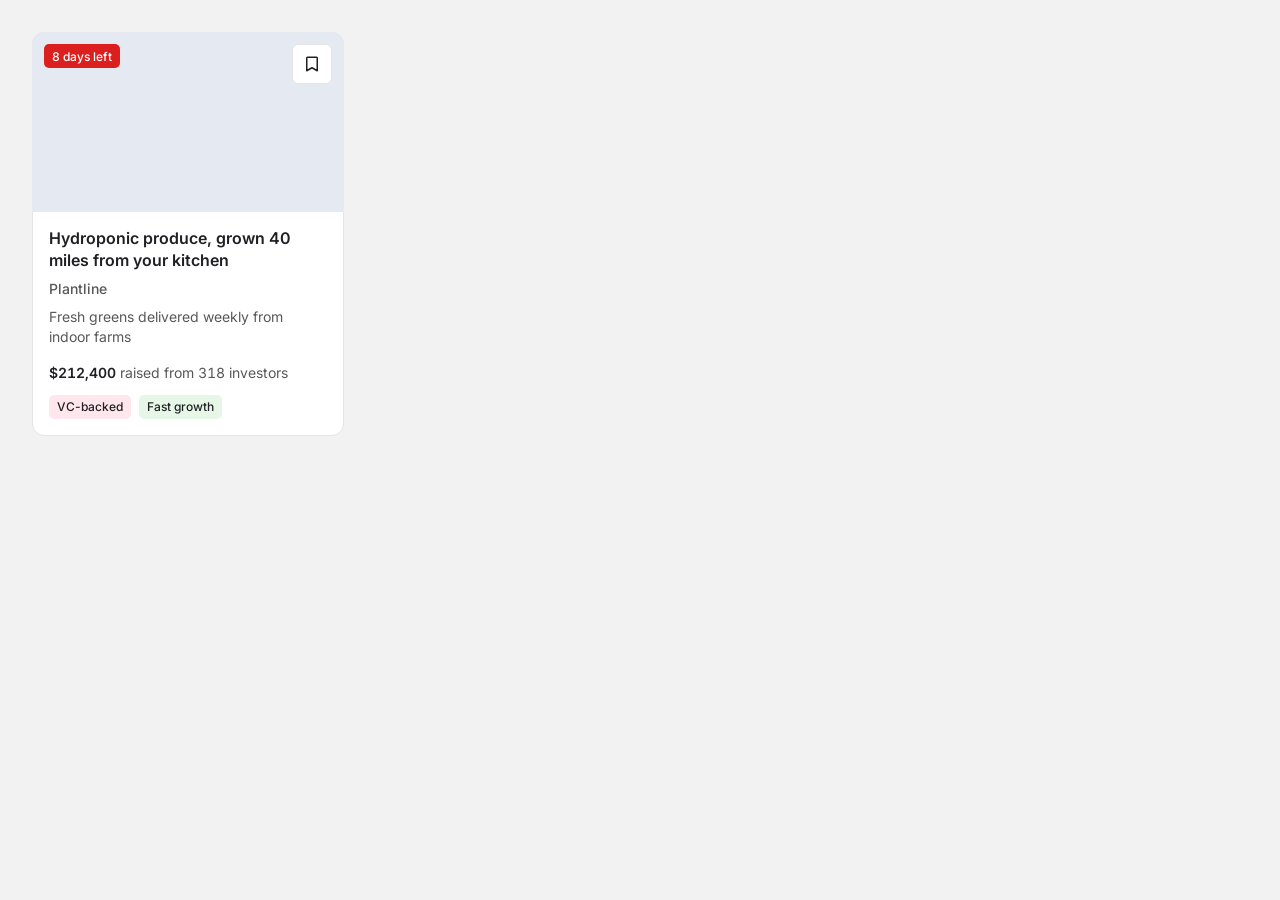
<file: results/tokens-and-guardrails/run-1.html>
<!DOCTYPE html>
<html lang="en">
<head>
<meta charset="utf-8">
<meta name="viewport" content="width=device-width, initial-scale=1">
<title>Plantline deal card</title>
<link rel="preconnect" href="https://fonts.googleapis.com">
<link rel="preconnect" href="https://fonts.gstatic.com" crossorigin>
<link href="https://fonts.googleapis.com/css2?family=Inter:wght@400;500;600&display=swap" rel="stylesheet">
<style>
/* Excerpt of Wefunder's existing tokens (names and values from the live stylesheet),
   with proposed changes marked. */
:root{
  /* Type */
  --app-font-sans: "Soehne", system-ui, sans-serif;
  --text-xs-size: 0.75rem;    /* 12px */
  --text-sm-size: 0.8125rem;  /* 13px */
  --text-base-size: 0.875rem; /* 14px */
  --text-lg-size: 1rem;       /* 16px */
  --text-xl-size: 1.125rem;   /* 18px */
  --text-2xl-size: 1.25rem;   /* 20px */
  --text-3xl-size: 1.5rem;    /* 24px */

  /* Color roles */
  --background: oklch(1 0 0);
  --foreground: oklch(0.245 0.0075 285.8);       /* base-night */
  --card: oklch(1 0 0);
  --card-foreground: oklch(0.245 0.0075 285.8);
  --border: oklch(0.920 0.0006 286.4);           /* grays-300 */
  --muted: oklch(0.960 0 0);                      /* grays-200 */
  --muted-foreground: oklch(0.461 0.0048 286.2); /* proposed: grays-900. Today it is grays-800, which is 4.32:1 on white */
  --secondary: oklch(0.960 0 0);                  /* grays-200 */
  --secondary-hover: oklch(0.920 0.0006 286.4);   /* grays-300 */
  --primary: oklch(0.539 0.2393 268.3);           /* blurple-base, the brand blue */
  --primary-hover: oklch(0.505 0.2196 268.6);     /* blurple-b0 */
  --primary-foreground: oklch(1 0 0);
  --accent-light: oklch(0.952 0.0217 277.5);      /* blurple-a7 */
  --destructive: oklch(0.571 0.2186 27.8);        /* red-base */
  --ring: oklch(0.245 0.0075 285.8);
  --success: oklch(0.526 0.1294 147.2);           /* green-base */
  --success-light: oklch(0.959 0.0267 148.8);     /* green-a7 */

  /* Light palette steps, used for tags (values written out from the palettes) */
  --pink-a7: oklch(0.949 0.0273 0.7);
  --purple-a7: oklch(0.954 0.0241 301.8);
  --blue-a7: oklch(0.952 0.0241 248.1);
  --green-a7: oklch(0.959 0.0267 148.8);

  /* Proposed: there is no radius token today */
  --radius-tag: 5px;     /* most used on tags and ribbons */
  --radius-control: 6px; /* most used on buttons */
  --radius-card: 12px;   /* most used on cards */
}

/* Component styles: tokens only, except where noted in the summary */
*,*::before,*::after{box-sizing:border-box}
body{margin:0;padding:32px;background:var(--muted);font-family:"Inter",var(--app-font-sans);font-size:var(--text-base-size);color:var(--foreground);-webkit-font-smoothing:antialiased}
#card{width:312px;background:var(--card);color:var(--card-foreground);border:1px solid var(--border);border-radius:var(--radius-card)}
.cover{position:relative;width:312px;height:180px;margin:-1px -1px 0;background:#e4e9f2;border-radius:var(--radius-card) var(--radius-card) 0 0}
.ribbon{position:absolute;top:12px;left:12px;display:inline-flex;align-items:center;height:24px;padding:0 8px;background:var(--destructive);color:var(--primary-foreground);font-size:var(--text-xs-size);font-weight:500;border-radius:var(--radius-tag);font-variant-numeric:tabular-nums}
.save{position:absolute;top:12px;right:12px;display:inline-flex;align-items:center;justify-content:center;width:40px;height:40px;padding:0;background:var(--background);color:var(--foreground);border:1px solid var(--border);border-radius:var(--radius-control);cursor:pointer}
.save:hover{background:var(--secondary-hover)}
.save:focus-visible{outline:2px solid var(--ring);outline-offset:2px}
.save:disabled{opacity:.5;cursor:not-allowed}
.save:disabled:hover{background:var(--background)}
.save svg{width:18px;height:18px;fill:none;stroke:currentColor;stroke-width:2;stroke-linecap:round;stroke-linejoin:round}
.body{padding:16px;display:flex;flex-direction:column;gap:8px}
.title{margin:0;font-size:var(--text-lg-size);font-weight:600;line-height:1.35}
.title a{color:inherit;text-decoration:none;border-radius:var(--radius-tag)}
.title a:hover{text-decoration:underline}
.title a:focus-visible{outline:2px solid var(--ring);outline-offset:2px}
.title a:active{color:var(--primary-hover)}
.company{margin:0;font-size:var(--text-base-size);font-weight:500;color:var(--muted-foreground);line-height:1.4}
.pitch{margin:0;font-size:var(--text-base-size);font-weight:400;color:var(--muted-foreground);line-height:1.45}
.raised{margin:8px 0 0;font-size:var(--text-base-size);font-weight:400;color:var(--muted-foreground);line-height:1.4;font-variant-numeric:tabular-nums}
.raised strong{font-weight:600;color:var(--foreground)}
.tags{margin:4px 0 0;padding:0;list-style:none;display:flex;gap:8px}
.tag{display:inline-flex;align-items:center;height:24px;padding:0 8px;font-size:var(--text-xs-size);font-weight:500;color:var(--foreground);border-radius:var(--radius-tag)}
.tag.funding{background:var(--pink-a7)}
.tag.traction{background:var(--green-a7)}
</style>
</head>
<body>
<article id="card">
  <div class="cover">
    <span class="ribbon">8 days left</span>
    <button class="save" type="button" aria-label="Save Plantline">
      <svg viewBox="0 0 24 24" aria-hidden="true"><path d="M6 3h12a1 1 0 0 1 1 1v17l-7-4-7 4V4a1 1 0 0 1 1-1z"/></svg>
    </button>
  </div>
  <div class="body">
    <h3 class="title"><a href="#">Hydroponic produce, grown 40 miles from your kitchen</a></h3>
    <p class="company">Plantline</p>
    <p class="pitch">Fresh greens delivered weekly from indoor farms</p>
    <p class="raised"><strong>$212,400</strong> raised from 318 investors</p>
    <ul class="tags">
      <li class="tag funding">VC-backed</li>
      <li class="tag traction">Fast growth</li>
    </ul>
  </div>
</article>
</body>
</html>
</file>
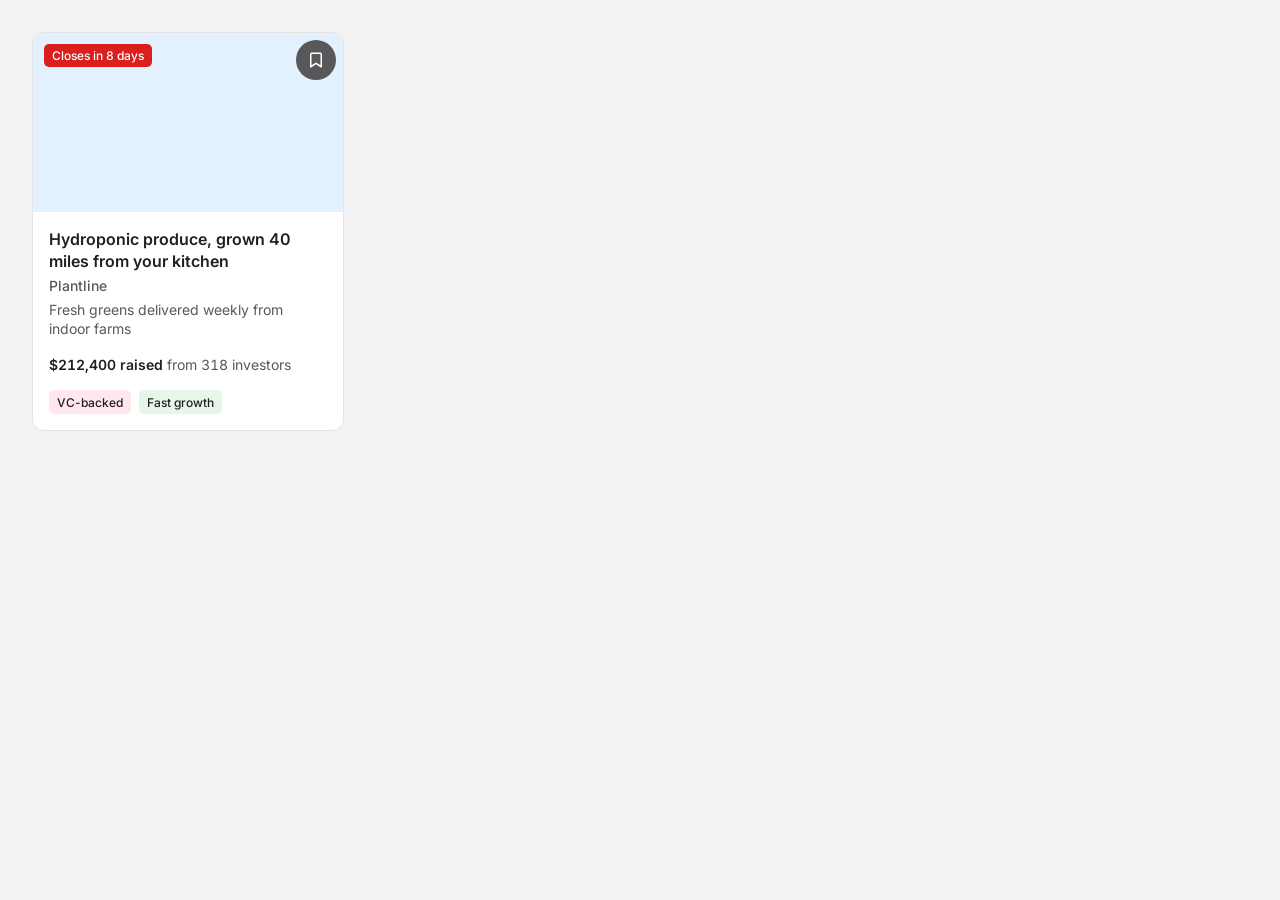
<file: results/tokens-and-guardrails/run-2.html>
<!DOCTYPE html>
<html lang="en">
<head>
<meta charset="utf-8">
<meta name="viewport" content="width=device-width, initial-scale=1">
<title>Plantline deal card</title>
<link rel="preconnect" href="https://fonts.googleapis.com">
<link rel="preconnect" href="https://fonts.gstatic.com" crossorigin>
<link href="https://fonts.googleapis.com/css2?family=Inter:wght@400;500;600&display=swap" rel="stylesheet">
<style>
/* Excerpt of Wefunder's existing tokens (names and values from the live stylesheet),
   with proposed changes marked. */
:root{
  /* Type */
  --app-font-sans: "Soehne", system-ui, sans-serif;
  --text-xs-size: 0.75rem;    /* 12px */
  --text-sm-size: 0.8125rem;  /* 13px */
  --text-base-size: 0.875rem; /* 14px */
  --text-lg-size: 1rem;       /* 16px */
  --text-xl-size: 1.125rem;   /* 18px */
  --text-2xl-size: 1.25rem;   /* 20px */
  --text-3xl-size: 1.5rem;    /* 24px */

  /* Color roles */
  --background: oklch(1 0 0);
  --foreground: oklch(0.245 0.0075 285.8);       /* base-night */
  --card: oklch(1 0 0);
  --card-foreground: oklch(0.245 0.0075 285.8);
  --border: oklch(0.920 0.0006 286.4);           /* grays-300 */
  --muted: oklch(0.960 0 0);                      /* grays-200 */
  --muted-foreground: oklch(0.461 0.0048 286.2); /* proposed: grays-900. Today it is grays-800, which is 4.32:1 on white */
  --secondary: oklch(0.960 0 0);                  /* grays-200 */
  --secondary-hover: oklch(0.920 0.0006 286.4);   /* grays-300 */
  --primary: oklch(0.539 0.2393 268.3);           /* blurple-base, the brand blue */
  --primary-hover: oklch(0.505 0.2196 268.6);     /* blurple-b0 */
  --primary-foreground: oklch(1 0 0);
  --accent-light: oklch(0.952 0.0217 277.5);      /* blurple-a7 */
  --destructive: oklch(0.571 0.2186 27.8);        /* red-base */
  --ring: oklch(0.245 0.0075 285.8);
  --success: oklch(0.526 0.1294 147.2);           /* green-base */
  --success-light: oklch(0.959 0.0267 148.8);     /* green-a7 */

  /* Light palette steps, used for tags (values written out from the palettes) */
  --pink-a7: oklch(0.949 0.0273 0.7);
  --purple-a7: oklch(0.954 0.0241 301.8);
  --blue-a7: oklch(0.952 0.0241 248.1);
  --green-a7: oklch(0.959 0.0267 148.8);

  /* Proposed: there is no radius token today */
  --radius-tag: 5px;     /* most used on tags and ribbons */
  --radius-control: 6px; /* most used on buttons */
  --radius-card: 12px;   /* most used on cards */
}


/* Inter stands in for Soehne */
body{
  margin:0;
  padding:2rem;
  background:var(--muted);
  font-family:"Inter", var(--app-font-sans);
  font-size:var(--text-base-size);
  color:var(--foreground);
  -webkit-font-smoothing:antialiased;
}

#card{
  position:relative;
  width:312px;
  box-sizing:border-box;
  background:var(--card);
  color:var(--card-foreground);
  border:1px solid var(--border);
  border-radius:var(--radius-card);
  overflow:hidden;
}

.cover{
  position:relative;
  width:312px;
  height:180px;
  margin:-1px -1px 0;
  background:var(--blue-a7); /* stands in for #e4e9f2, see open questions */
}

.ribbon{
  position:absolute;
  top:0.75rem;
  left:0.75rem;
  padding:0.25rem 0.5rem;
  background:var(--destructive);
  color:var(--primary-foreground);
  font-size:var(--text-xs-size);
  font-weight:500;
  line-height:1.25;
  border-radius:var(--radius-tag);
  font-variant-numeric:tabular-nums;
}

.save{
  position:absolute;
  top:0.5rem;
  right:0.5rem;
  display:flex;
  align-items:center;
  justify-content:center;
  width:40px;
  height:40px;
  padding:0;
  border:0;
  border-radius:50%;
  background:var(--muted-foreground);
  color:var(--primary-foreground);
  cursor:pointer;
}
.save:hover{ background:var(--foreground); }
.save:focus-visible{ outline:2px solid var(--ring); outline-offset:2px; }
.save:disabled{ opacity:0.4; cursor:not-allowed; background:var(--muted-foreground); }
.save svg{ width:18px; height:18px; display:block; }

.body{
  padding:1rem;
  display:flex;
  flex-direction:column;
  gap:0.25rem;
}

.title{
  margin:0;
  font-size:var(--text-lg-size);
  font-weight:600;
  line-height:1.375;
  color:var(--foreground);
}
.title a{
  color:inherit;
  text-decoration:none;
  border-radius:var(--radius-tag);
}
.title a:hover{ text-decoration:underline; }
.title a:focus-visible{ outline:2px solid var(--ring); outline-offset:2px; }
.title a[aria-disabled="true"]{ color:var(--muted-foreground); pointer-events:none; text-decoration:none; }

.company{
  margin:0;
  font-size:var(--text-base-size);
  font-weight:500;
  line-height:1.4;
  color:var(--muted-foreground);
}
.pitch{
  margin:0;
  font-size:var(--text-base-size);
  font-weight:400;
  line-height:1.4;
  color:var(--muted-foreground);
}

.raised{
  margin:0.75rem 0 0;
  font-size:var(--text-base-size);
  line-height:1.4;
  font-variant-numeric:tabular-nums;
  color:var(--muted-foreground);
  font-weight:400;
}
.raised strong{ font-weight:600; color:var(--foreground); }

.tags{
  display:flex;
  gap:0.5rem;
  margin:0.75rem 0 0;
  padding:0;
  list-style:none;
}
.tag{
  display:inline-flex;
  align-items:center;
  height:1.5rem;
  padding:0 0.5rem;
  box-sizing:border-box;
  font-size:var(--text-xs-size);
  font-weight:500;
  color:var(--foreground);
  border-radius:var(--radius-tag);
}
.tag--funding{ background:var(--pink-a7); }
.tag--traction{ background:var(--green-a7); }
</style>
</head>
<body>
<article id="card" aria-labelledby="plantline-title">
  <div class="cover" role="img" aria-label="Cover image placeholder">
    <span class="ribbon">Closes in 8 days</span>
    <button class="save" type="button" aria-label="Save Plantline">
      <svg viewBox="0 0 24 24" fill="none" stroke="currentColor" stroke-width="2" stroke-linecap="round" stroke-linejoin="round" aria-hidden="true"><path d="M6 3h12a1 1 0 0 1 1 1v17l-7-4.5L5 21V4a1 1 0 0 1 1-1z"/></svg>
    </button>
  </div>
  <div class="body">
    <h3 class="title" id="plantline-title"><a href="#">Hydroponic produce, grown 40 miles from your kitchen</a></h3>
    <p class="company">Plantline</p>
    <p class="pitch">Fresh greens delivered weekly from indoor farms</p>
    <p class="raised"><strong>$212,400 raised</strong> from 318 investors</p>
    <ul class="tags">
      <li class="tag tag--funding">VC-backed</li>
      <li class="tag tag--traction">Fast growth</li>
    </ul>
  </div>
</article>
</body>
</html>
</file>
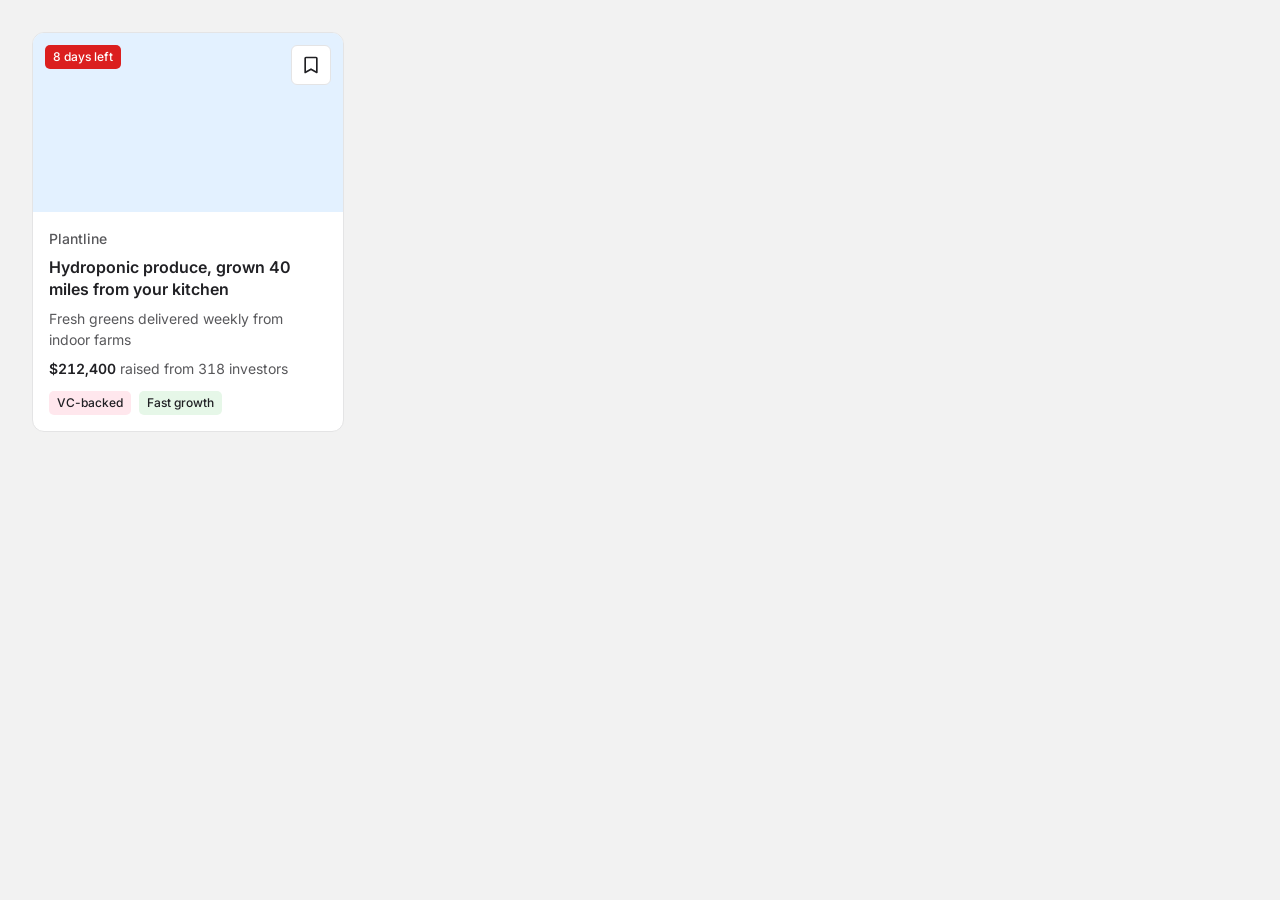
<file: results/tokens-and-guardrails/run-3.html>
<!DOCTYPE html>
<html lang="en">
<head>
<meta charset="utf-8">
<meta name="viewport" content="width=device-width, initial-scale=1">
<title>Plantline deal card</title>
<link rel="preconnect" href="https://fonts.googleapis.com">
<link rel="preconnect" href="https://fonts.gstatic.com" crossorigin>
<link href="https://fonts.googleapis.com/css2?family=Inter:wght@400;500;600&display=swap" rel="stylesheet">
<style>
/* Excerpt of Wefunder's existing tokens (names and values from the live stylesheet),
   with proposed changes marked. */
:root{
  /* Type */
  --app-font-sans: "Soehne", system-ui, sans-serif;
  --text-xs-size: 0.75rem;    /* 12px */
  --text-sm-size: 0.8125rem;  /* 13px */
  --text-base-size: 0.875rem; /* 14px */
  --text-lg-size: 1rem;       /* 16px */
  --text-xl-size: 1.125rem;   /* 18px */
  --text-2xl-size: 1.25rem;   /* 20px */
  --text-3xl-size: 1.5rem;    /* 24px */

  /* Color roles */
  --background: oklch(1 0 0);
  --foreground: oklch(0.245 0.0075 285.8);       /* base-night */
  --card: oklch(1 0 0);
  --card-foreground: oklch(0.245 0.0075 285.8);
  --border: oklch(0.920 0.0006 286.4);           /* grays-300 */
  --muted: oklch(0.960 0 0);                      /* grays-200 */
  --muted-foreground: oklch(0.461 0.0048 286.2); /* proposed: grays-900. Today it is grays-800, which is 4.32:1 on white */
  --secondary: oklch(0.960 0 0);                  /* grays-200 */
  --secondary-hover: oklch(0.920 0.0006 286.4);   /* grays-300 */
  --primary: oklch(0.539 0.2393 268.3);           /* blurple-base, the brand blue */
  --primary-hover: oklch(0.505 0.2196 268.6);     /* blurple-b0 */
  --primary-foreground: oklch(1 0 0);
  --accent-light: oklch(0.952 0.0217 277.5);      /* blurple-a7 */
  --destructive: oklch(0.571 0.2186 27.8);        /* red-base */
  --ring: oklch(0.245 0.0075 285.8);
  --success: oklch(0.526 0.1294 147.2);           /* green-base */
  --success-light: oklch(0.959 0.0267 148.8);     /* green-a7 */

  /* Light palette steps, used for tags (values written out from the palettes) */
  --pink-a7: oklch(0.949 0.0273 0.7);
  --purple-a7: oklch(0.954 0.0241 301.8);
  --blue-a7: oklch(0.952 0.0241 248.1);
  --green-a7: oklch(0.959 0.0267 148.8);

  /* Proposed: there is no radius token today */
  --radius-tag: 5px;     /* most used on tags and ribbons */
  --radius-control: 6px; /* most used on buttons */
  --radius-card: 12px;   /* most used on cards */
}

/* Component styles: tokens only for color, type size and radius */
*,*::before,*::after{box-sizing:border-box}
body{margin:0;padding:32px;background:var(--muted);color:var(--foreground);font-family:"Inter",var(--app-font-sans);font-size:var(--text-base-size);line-height:1.5}

#card{position:relative;width:312px;background:var(--card);color:var(--card-foreground);border:1px solid var(--border);border-radius:var(--radius-card);overflow:hidden}

.cover{width:312px;height:180px;margin:-1px -1px 0;background:var(--blue-a7)}

.ribbon{position:absolute;top:12px;left:12px;display:inline-flex;align-items:center;height:24px;padding:0 8px;background:var(--destructive);color:var(--primary-foreground);font-size:var(--text-xs-size);font-weight:500;border-radius:var(--radius-tag)}

.bookmark{position:absolute;top:12px;right:12px;display:inline-flex;align-items:center;justify-content:center;width:40px;height:40px;padding:0;background:var(--background);color:var(--foreground);border:1px solid var(--border);border-radius:var(--radius-control);cursor:pointer;font:inherit}
.bookmark:hover{background:var(--secondary-hover)}
.bookmark:focus-visible{outline:2px solid var(--ring);outline-offset:2px}
.bookmark:disabled{opacity:.5;cursor:not-allowed}
.bookmark:disabled:hover{background:var(--background)}
.bookmark svg{width:20px;height:20px;fill:none;stroke:currentColor;stroke-width:2;stroke-linecap:round;stroke-linejoin:round}
.bookmark[aria-pressed="true"] svg{fill:currentColor}

.body{padding:16px;display:flex;flex-direction:column;gap:8px}
.company{margin:0;font-size:var(--text-base-size);font-weight:500;color:var(--muted-foreground)}
.title{margin:0;font-size:var(--text-lg-size);font-weight:600;line-height:1.35;color:var(--card-foreground)}
.title a{color:inherit;text-decoration:none;border-radius:var(--radius-tag)}
.title a:hover{text-decoration:underline}
.title a:focus-visible{outline:2px solid var(--ring);outline-offset:2px}
.title a[aria-disabled="true"]{opacity:.5;pointer-events:none;cursor:not-allowed}
.pitch{margin:0;font-size:var(--text-base-size);font-weight:400;color:var(--muted-foreground)}
.raised{margin:0;font-size:var(--text-base-size);font-weight:400;color:var(--muted-foreground);font-variant-numeric:tabular-nums}
.raised strong{font-weight:600;color:var(--foreground)}
.tags{margin:4px 0 0;padding:0;list-style:none;display:flex;gap:8px}
.tag{display:inline-flex;align-items:center;height:24px;padding:0 8px;color:var(--foreground);font-size:var(--text-xs-size);font-weight:500;border-radius:var(--radius-tag)}
.tag--funding{background:var(--pink-a7)}
.tag--traction{background:var(--green-a7)}
</style>
</head>
<body>
<article id="card" aria-labelledby="plantline-title">
  <div class="cover" role="img" aria-label="Cover image placeholder"></div>
  <span class="ribbon">8 days left</span>
  <button class="bookmark" type="button" aria-label="Save Plantline" aria-pressed="false" onclick="this.setAttribute('aria-pressed', this.getAttribute('aria-pressed') !== 'true')">
    <svg viewBox="0 0 24 24" aria-hidden="true"><path d="M6 3h12a1 1 0 0 1 1 1v17l-7-4-7 4V4a1 1 0 0 1 1-1z"/></svg>
  </button>
  <div class="body">
    <p class="company">Plantline</p>
    <h2 class="title" id="plantline-title"><a href="#plantline">Hydroponic produce, grown 40 miles from your kitchen</a></h2>
    <p class="pitch">Fresh greens delivered weekly from indoor farms</p>
    <p class="raised"><strong>$212,400</strong> raised from 318 investors</p>
    <ul class="tags">
      <li class="tag tag--funding">VC-backed</li>
      <li class="tag tag--traction">Fast growth</li>
    </ul>
  </div>
</article>
</body>
</html>
</file>
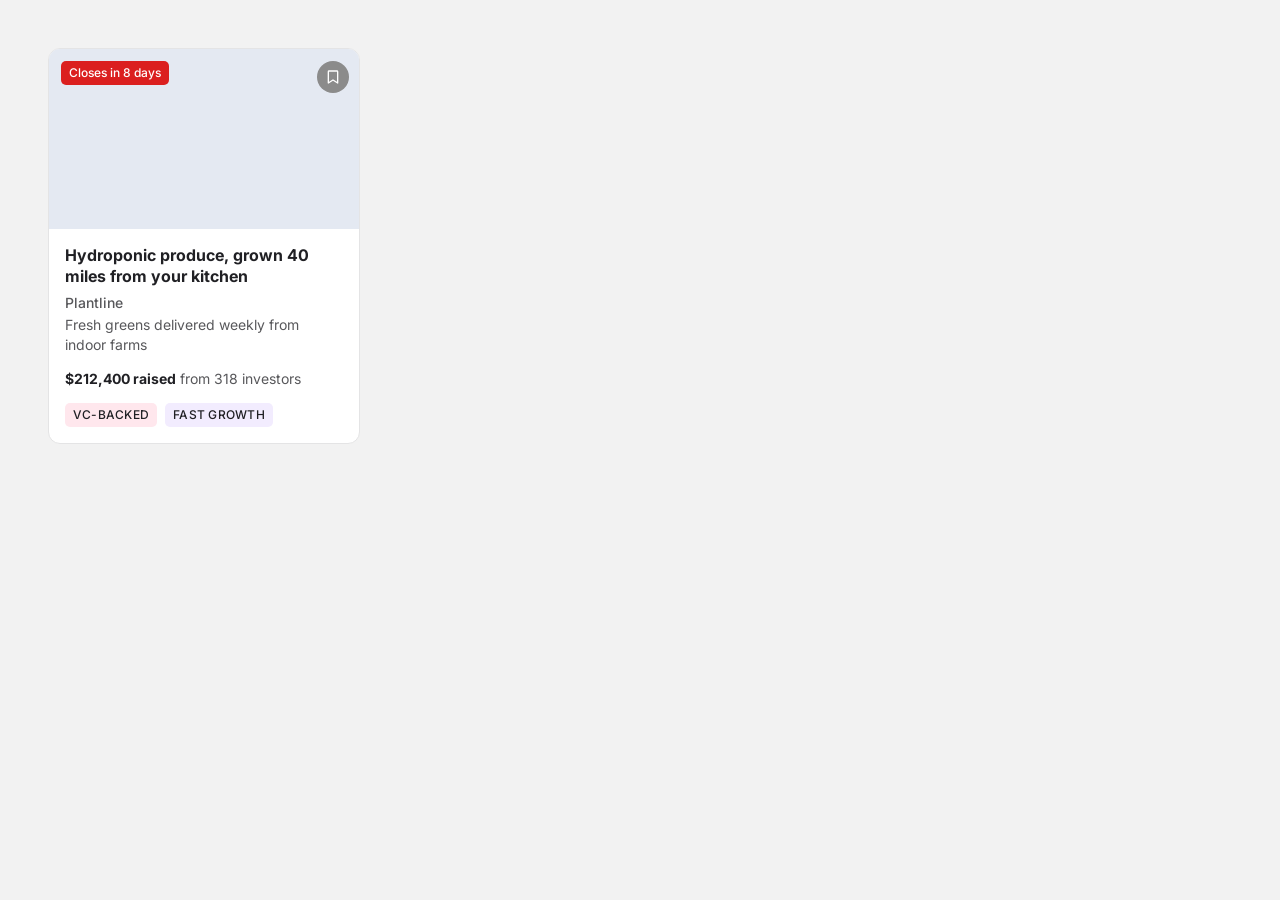
<file: results/tokens-only/run-1.html>
<!DOCTYPE html>
<html lang="en">
<head>
<meta charset="utf-8">
<meta name="viewport" content="width=device-width, initial-scale=1">
<title>Plantline deal card</title>
<link rel="preconnect" href="https://fonts.googleapis.com">
<link rel="preconnect" href="https://fonts.gstatic.com" crossorigin>
<link href="https://fonts.googleapis.com/css2?family=Inter:wght@400;500;700&display=swap" rel="stylesheet">
<style>
/* Excerpt of Wefunder's existing tokens (names and values from the live stylesheet),
   with proposed changes marked. */
:root{
  /* Type */
  --app-font-sans: "Soehne", system-ui, sans-serif;
  --text-xs-size: 0.75rem;    /* 12px */
  --text-sm-size: 0.8125rem;  /* 13px */
  --text-base-size: 0.875rem; /* 14px */
  --text-lg-size: 1rem;       /* 16px */
  --text-xl-size: 1.125rem;   /* 18px */
  --text-2xl-size: 1.25rem;   /* 20px */
  --text-3xl-size: 1.5rem;    /* 24px */

  /* Color roles */
  --background: oklch(1 0 0);
  --foreground: oklch(0.245 0.0075 285.8);       /* base-night */
  --card: oklch(1 0 0);
  --card-foreground: oklch(0.245 0.0075 285.8);
  --border: oklch(0.920 0.0006 286.4);           /* grays-300 */
  --muted: oklch(0.960 0 0);                      /* grays-200 */
  --muted-foreground: oklch(0.461 0.0048 286.2); /* proposed: grays-900. Today it is grays-800, which is 4.32:1 on white */
  --secondary: oklch(0.960 0 0);                  /* grays-200 */
  --secondary-hover: oklch(0.920 0.0006 286.4);   /* grays-300 */
  --primary: oklch(0.539 0.2393 268.3);           /* blurple-base, the brand blue */
  --primary-hover: oklch(0.505 0.2196 268.6);     /* blurple-b0 */
  --primary-foreground: oklch(1 0 0);
  --accent-light: oklch(0.952 0.0217 277.5);      /* blurple-a7 */
  --destructive: oklch(0.571 0.2186 27.8);        /* red-base */
  --ring: oklch(0.245 0.0075 285.8);
  --success: oklch(0.526 0.1294 147.2);           /* green-base */
  --success-light: oklch(0.959 0.0267 148.8);     /* green-a7 */

  /* Light palette steps, used for tags (values written out from the palettes) */
  --pink-a7: oklch(0.949 0.0273 0.7);
  --purple-a7: oklch(0.954 0.0241 301.8);
  --blue-a7: oklch(0.952 0.0241 248.1);
  --green-a7: oklch(0.959 0.0267 148.8);

  /* Proposed: there is no radius token today */
  --radius-tag: 5px;     /* most used on tags and ribbons */
  --radius-control: 6px; /* most used on buttons */
  --radius-card: 12px;   /* most used on cards */
}

/* Page */
*{box-sizing:border-box}
body{
  margin:0;
  padding:48px;
  background:var(--muted);
  font-family:Inter, var(--app-font-sans); /* Inter stands in for Soehne */
  color:var(--foreground);
  -webkit-font-smoothing:antialiased;
}

/* Card */
#card{
  width:312px;
  background:var(--card);
  border:0.8px solid var(--border);
  border-radius:var(--radius-card);
  overflow:hidden;
}
.cover{
  position:relative;
  width:312px;
  height:180px;
  background:#e4e9f2;
  border-radius:8px 8px 0 0;
}
.ribbon{
  position:absolute;
  top:12px;
  left:12px;
  padding:4px 8px;
  background:var(--destructive); /* red-base: stronger contrast with white text than #eb503f */
  color:var(--primary-foreground);
  font-size:var(--text-xs-size);
  font-weight:500;
  line-height:16px;
  border-radius:var(--radius-tag);
}
.bookmark{
  position:absolute;
  top:12px;
  right:12px;
  width:32px;
  height:32px;
  display:grid;
  place-items:center;
  padding:0;
  border:0;
  border-radius:50%;
  background:#8b8b8b;
  color:#fff;
  cursor:pointer;
  transition:background-color .15s ease;
}
.bookmark:hover{background:#6f6f6f}
.bookmark:focus-visible{outline:2px solid var(--ring);outline-offset:2px}

.body{padding:16px}
.title{
  margin:0;
  font-size:var(--text-lg-size);
  font-weight:700;
  line-height:1.3;
  color:var(--foreground);
}
.company{
  margin:6px 0 0;
  font-size:var(--text-base-size);
  font-weight:500;
  line-height:20px;
  color:var(--muted-foreground);
}
.pitch{
  margin:2px 0 0;
  font-size:var(--text-base-size);
  font-weight:400;
  line-height:20px;
  color:var(--muted-foreground);
}
.raised{
  margin:14px 0 0;
  font-size:var(--text-base-size);
  line-height:20px;
  color:var(--muted-foreground);
}
.raised strong{font-weight:700;color:var(--foreground)}
.tags{
  display:flex;
  gap:8px;
  margin:14px 0 0;
  padding:0;
  list-style:none;
}
.tag{
  display:inline-flex;
  align-items:center;
  height:24px;
  padding:0 8px;
  border-radius:var(--radius-tag);
  font-size:var(--text-xs-size);
  font-weight:500;
  letter-spacing:.02em;
  text-transform:uppercase;
  color:var(--foreground);
}
.tag--pink{background:var(--pink-a7)}
.tag--purple{background:var(--purple-a7)}
</style>
</head>
<body>
<article id="card" aria-labelledby="plantline-title">
  <div class="cover">
    <span class="ribbon">Closes in 8 days</span>
    <button class="bookmark" type="button" aria-label="Save Plantline">
      <svg width="16" height="16" viewBox="0 0 24 24" fill="none" stroke="currentColor" stroke-width="2" stroke-linecap="round" stroke-linejoin="round" aria-hidden="true"><path d="M6 3h12a1 1 0 0 1 1 1v17l-7-4.5L5 21V4a1 1 0 0 1 1-1z"/></svg>
    </button>
  </div>
  <div class="body">
    <h3 class="title" id="plantline-title">Hydroponic produce, grown 40 miles from your kitchen</h3>
    <p class="company">Plantline</p>
    <p class="pitch">Fresh greens delivered weekly from indoor farms</p>
    <p class="raised"><strong>$212,400 raised</strong> from 318 investors</p>
    <ul class="tags">
      <li class="tag tag--pink">VC-backed</li>
      <li class="tag tag--purple">Fast growth</li>
    </ul>
  </div>
</article>
</body>
</html>
</file>
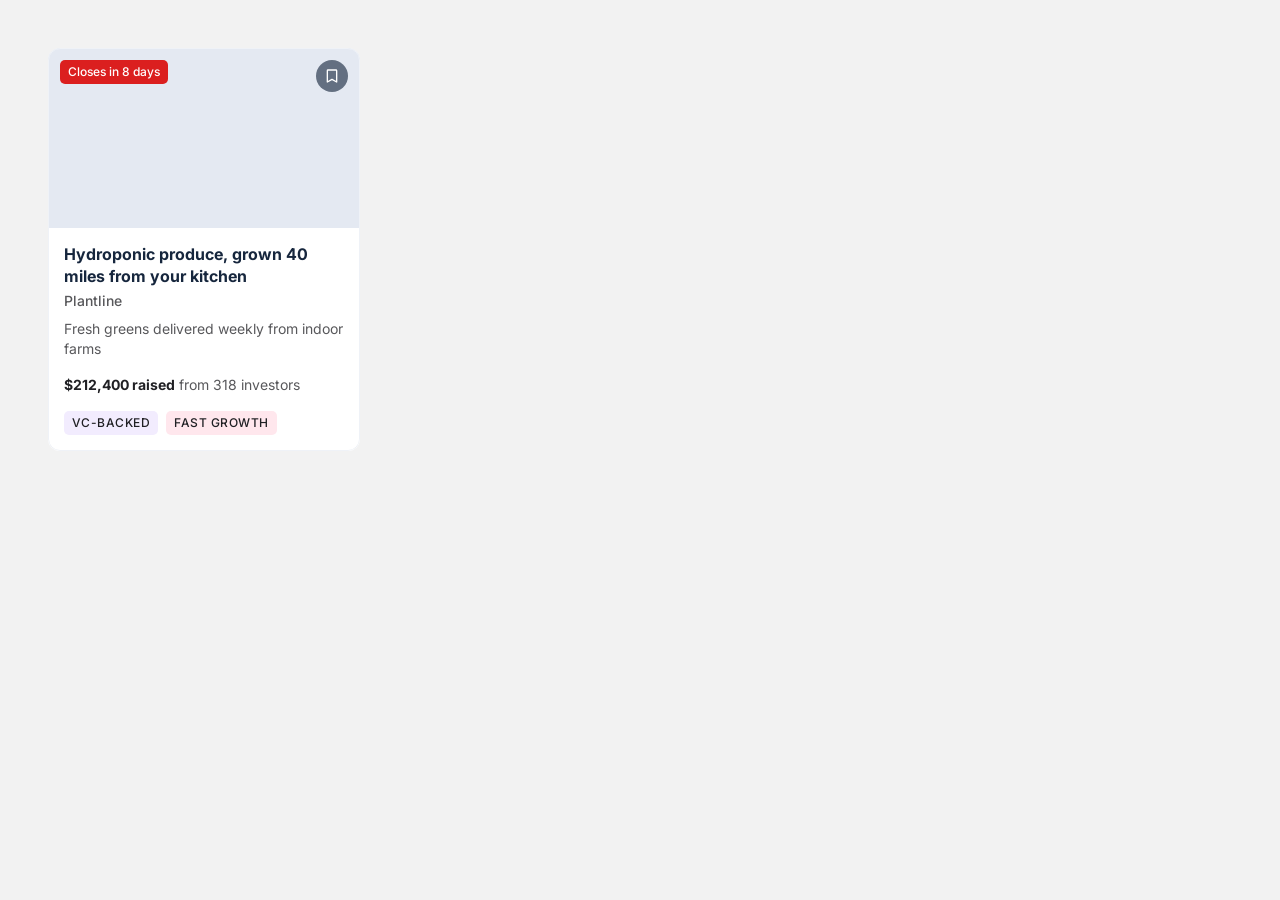
<file: results/tokens-only/run-2.html>
<!DOCTYPE html>
<html lang="en">
<head>
<meta charset="utf-8">
<meta name="viewport" content="width=device-width, initial-scale=1">
<title>Plantline deal card</title>
<link rel="preconnect" href="https://fonts.googleapis.com">
<link rel="preconnect" href="https://fonts.gstatic.com" crossorigin>
<link href="https://fonts.googleapis.com/css2?family=Inter:wght@400;500;700&display=swap" rel="stylesheet">
<style>
/* Excerpt of Wefunder's existing tokens (names and values from the live stylesheet),
   with proposed changes marked. */
:root{
  /* Type */
  --app-font-sans: "Soehne", system-ui, sans-serif;
  --text-xs-size: 0.75rem;    /* 12px */
  --text-sm-size: 0.8125rem;  /* 13px */
  --text-base-size: 0.875rem; /* 14px */
  --text-lg-size: 1rem;       /* 16px */
  --text-xl-size: 1.125rem;   /* 18px */
  --text-2xl-size: 1.25rem;   /* 20px */
  --text-3xl-size: 1.5rem;    /* 24px */

  /* Color roles */
  --background: oklch(1 0 0);
  --foreground: oklch(0.245 0.0075 285.8);       /* base-night */
  --card: oklch(1 0 0);
  --card-foreground: oklch(0.245 0.0075 285.8);
  --border: oklch(0.920 0.0006 286.4);           /* grays-300 */
  --muted: oklch(0.960 0 0);                      /* grays-200 */
  --muted-foreground: oklch(0.461 0.0048 286.2); /* proposed: grays-900. Today it is grays-800, which is 4.32:1 on white */
  --secondary: oklch(0.960 0 0);                  /* grays-200 */
  --secondary-hover: oklch(0.920 0.0006 286.4);   /* grays-300 */
  --primary: oklch(0.539 0.2393 268.3);           /* blurple-base, the brand blue */
  --primary-hover: oklch(0.505 0.2196 268.6);     /* blurple-b0 */
  --primary-foreground: oklch(1 0 0);
  --accent-light: oklch(0.952 0.0217 277.5);      /* blurple-a7 */
  --destructive: oklch(0.571 0.2186 27.8);        /* red-base */
  --ring: oklch(0.245 0.0075 285.8);
  --success: oklch(0.526 0.1294 147.2);           /* green-base */
  --success-light: oklch(0.959 0.0267 148.8);     /* green-a7 */

  /* Light palette steps, used for tags (values written out from the palettes) */
  --pink-a7: oklch(0.949 0.0273 0.7);
  --purple-a7: oklch(0.954 0.0241 301.8);
  --blue-a7: oklch(0.952 0.0241 248.1);
  --green-a7: oklch(0.959 0.0267 148.8);

  /* Proposed: there is no radius token today */
  --radius-tag: 5px;     /* most used on tags and ribbons */
  --radius-control: 6px; /* most used on buttons */
  --radius-card: 12px;   /* most used on cards */
}

/* Card-local values. Inter stands in for Soehne. */
:root{
  --card-font: "Inter", var(--app-font-sans);
  --title-color: #16263d;
  --card-border: #eff2f7;
  --ribbon-radius: var(--radius-tag);
}
*{box-sizing:border-box}
body{margin:0;padding:48px;background:var(--muted);font-family:var(--card-font);color:var(--foreground);-webkit-font-smoothing:antialiased}
#card{position:relative;width:312px;background:var(--card);border-radius:var(--radius-card);overflow:hidden;font-family:var(--card-font)}
#card::after{content:"";position:absolute;inset:0;border:.8px solid var(--card-border);border-radius:var(--radius-card);pointer-events:none}
.cover{position:relative;width:312px;height:180px;background:#e4e9f2}
.ribbon{position:absolute;top:12px;left:12px;height:24px;padding:0 8px;display:flex;align-items:center;background:var(--destructive);color:var(--primary-foreground);font-size:var(--text-xs-size);font-weight:500;line-height:1;border-radius:var(--ribbon-radius)}
.save{position:absolute;top:12px;right:12px;width:32px;height:32px;border:0;border-radius:50%;background:rgba(22,38,61,.62);color:#fff;display:grid;place-items:center;cursor:pointer;padding:0}
.save:hover{background:rgba(22,38,61,.8)}
.save:focus-visible{outline:2px solid var(--ring);outline-offset:2px}
.save svg{width:16px;height:16px}
.body{padding:16px;display:flex;flex-direction:column}
.title{margin:0;font-size:var(--text-lg-size);font-weight:700;line-height:1.35;color:var(--title-color)}
.company{margin:4px 0 0;font-size:var(--text-base-size);font-weight:500;line-height:1.4;color:var(--muted-foreground)}
.pitch{margin:8px 0 0;font-size:var(--text-base-size);font-weight:400;line-height:1.45;color:var(--muted-foreground)}
.raised{margin:16px 0 0;font-size:var(--text-base-size);line-height:1.4;color:var(--muted-foreground);font-weight:400}
.raised strong{font-weight:700;color:var(--foreground)}
.tags{margin:16px 0 0;padding:0;list-style:none;display:flex;gap:8px}
.tag{height:24px;padding:0 8px;display:inline-flex;align-items:center;border-radius:var(--radius-tag);font-size:var(--text-xs-size);font-weight:500;letter-spacing:.04em;text-transform:uppercase;color:var(--foreground);line-height:1}
.tag.vc{background:var(--purple-a7)}
.tag.fast{background:var(--pink-a7)}
</style>
</head>
<body>
<article id="card" aria-labelledby="plantline-title">
  <div class="cover" role="img" aria-label="Plantline cover image placeholder">
    <span class="ribbon">Closes in 8 days</span>
    <button class="save" type="button" aria-label="Save Plantline">
      <svg viewBox="0 0 24 24" fill="none" stroke="currentColor" stroke-width="2" stroke-linecap="round" stroke-linejoin="round" aria-hidden="true"><path d="M6 3h12a1 1 0 0 1 1 1v17l-7-4-7 4V4a1 1 0 0 1 1-1z"/></svg>
    </button>
  </div>
  <div class="body">
    <h3 class="title" id="plantline-title">Hydroponic produce, grown 40 miles from your kitchen</h3>
    <p class="company">Plantline</p>
    <p class="pitch">Fresh greens delivered weekly from indoor farms</p>
    <p class="raised"><strong>$212,400 raised</strong> from 318 investors</p>
    <ul class="tags">
      <li class="tag vc">VC-backed</li>
      <li class="tag fast">Fast growth</li>
    </ul>
  </div>
</article>
</body>
</html>
</file>
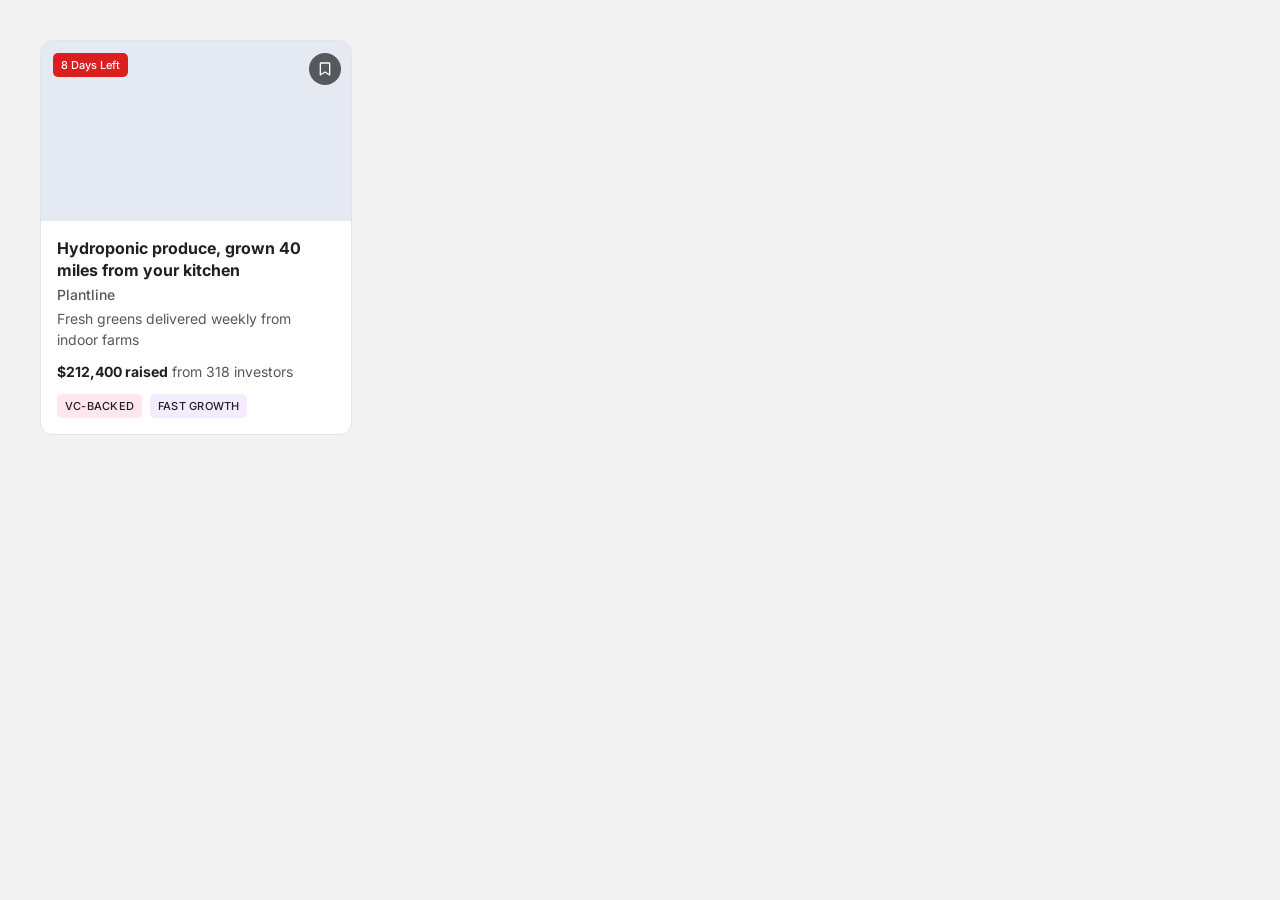
<file: results/tokens-only/run-3.html>
<!DOCTYPE html>
<html lang="en">
<head>
<meta charset="utf-8">
<meta name="viewport" content="width=device-width, initial-scale=1">
<title>Plantline deal card</title>
<link rel="preconnect" href="https://fonts.googleapis.com">
<link rel="preconnect" href="https://fonts.gstatic.com" crossorigin>
<link href="https://fonts.googleapis.com/css2?family=Inter:wght@400;500;600;700&display=swap" rel="stylesheet">
<style>
/* Excerpt of Wefunder's existing tokens (names and values from the live stylesheet),
   with proposed changes marked. */
:root{
  /* Type */
  --app-font-sans: "Soehne", system-ui, sans-serif;
  --text-xs-size: 0.75rem;    /* 12px */
  --text-sm-size: 0.8125rem;  /* 13px */
  --text-base-size: 0.875rem; /* 14px */
  --text-lg-size: 1rem;       /* 16px */
  --text-xl-size: 1.125rem;   /* 18px */
  --text-2xl-size: 1.25rem;   /* 20px */
  --text-3xl-size: 1.5rem;    /* 24px */

  /* Color roles */
  --background: oklch(1 0 0);
  --foreground: oklch(0.245 0.0075 285.8);       /* base-night */
  --card: oklch(1 0 0);
  --card-foreground: oklch(0.245 0.0075 285.8);
  --border: oklch(0.920 0.0006 286.4);           /* grays-300 */
  --muted: oklch(0.960 0 0);                      /* grays-200 */
  --muted-foreground: oklch(0.461 0.0048 286.2); /* proposed: grays-900. Today it is grays-800, which is 4.32:1 on white */
  --secondary: oklch(0.960 0 0);                  /* grays-200 */
  --secondary-hover: oklch(0.920 0.0006 286.4);   /* grays-300 */
  --primary: oklch(0.539 0.2393 268.3);           /* blurple-base, the brand blue */
  --primary-hover: oklch(0.505 0.2196 268.6);     /* blurple-b0 */
  --primary-foreground: oklch(1 0 0);
  --accent-light: oklch(0.952 0.0217 277.5);      /* blurple-a7 */
  --destructive: oklch(0.571 0.2186 27.8);        /* red-base */
  --ring: oklch(0.245 0.0075 285.8);
  --success: oklch(0.526 0.1294 147.2);           /* green-base */
  --success-light: oklch(0.959 0.0267 148.8);     /* green-a7 */

  /* Light palette steps, used for tags (values written out from the palettes) */
  --pink-a7: oklch(0.949 0.0273 0.7);
  --purple-a7: oklch(0.954 0.0241 301.8);
  --blue-a7: oklch(0.952 0.0241 248.1);
  --green-a7: oklch(0.959 0.0267 148.8);

  /* Proposed: there is no radius token today */
  --radius-tag: 5px;     /* most used on tags and ribbons */
  --radius-control: 6px; /* most used on buttons */
  --radius-card: 12px;   /* most used on cards */
}

/* Inter stands in for Soehne */
:root{ --app-font-sans: "Inter", system-ui, sans-serif; }

*{ box-sizing:border-box; }
body{ margin:0; padding:40px; background:var(--muted); font-family:var(--app-font-sans); color:var(--foreground); }

#card{
  width:312px; background:var(--card); border:0.8px solid var(--border);
  border-radius:var(--radius-card); overflow:hidden; display:flex; flex-direction:column;
}
.cover{ position:relative; width:312px; height:180px; background:#e4e9f2; }
.ribbon{
  position:absolute; top:12px; left:12px; padding:4px 8px; border-radius:var(--radius-tag);
  background:var(--destructive); color:var(--primary-foreground);
  font-size:11px; font-weight:500; line-height:16px;
}
.bookmark{
  position:absolute; top:12px; right:12px; width:32px; height:32px; border-radius:50%;
  border:0; padding:0; display:grid; place-items:center; cursor:pointer;
  background:oklch(0.245 0.0075 285.8 / 0.72); color:var(--primary-foreground);
  transition:background-color .15s ease;
}
.bookmark:hover{ background:oklch(0.245 0.0075 285.8 / 0.88); }
.bookmark:focus-visible{ outline:2px solid var(--ring); outline-offset:2px; }
.bookmark svg{ width:16px; height:16px; }
.body{ padding:16px; display:flex; flex-direction:column; gap:12px; }
.text{ display:flex; flex-direction:column; gap:4px; }
.title{ margin:0; font-size:var(--text-lg-size); font-weight:700; line-height:1.375; color:var(--foreground); }
.company{ margin:0; font-size:var(--text-base-size); font-weight:500; line-height:1.45; color:var(--muted-foreground); }
.pitch{ margin:0; font-size:var(--text-base-size); font-weight:400; line-height:1.45; color:var(--muted-foreground); }
.raised{ margin:0; font-size:var(--text-base-size); line-height:1.45; color:var(--muted-foreground); font-weight:400; }
.raised strong{ font-weight:700; color:var(--foreground); }
.tags{ display:flex; gap:8px; margin:0; padding:0; list-style:none; }
.tag{
  height:24px; padding:0 8px; display:inline-flex; align-items:center; border-radius:var(--radius-tag);
  font-size:11px; font-weight:500; text-transform:uppercase; letter-spacing:0.02em; color:var(--foreground);
}
.tag.pink{ background:var(--pink-a7); }
.tag.purple{ background:var(--purple-a7); }
</style>
</head>
<body>
<article id="card" aria-label="Plantline deal">
  <div class="cover">
    <span class="ribbon">8 Days Left</span>
    <button class="bookmark" type="button" aria-label="Save Plantline to bookmarks">
      <svg viewBox="0 0 24 24" fill="none" stroke="currentColor" stroke-width="2" stroke-linecap="round" stroke-linejoin="round" aria-hidden="true"><path d="M6 3h12a1 1 0 0 1 1 1v17l-7-4.5L5 21V4a1 1 0 0 1 1-1z"/></svg>
    </button>
  </div>
  <div class="body">
    <div class="text">
      <h3 class="title">Hydroponic produce, grown 40 miles from your kitchen</h3>
      <p class="company">Plantline</p>
      <p class="pitch">Fresh greens delivered weekly from indoor farms</p>
    </div>
    <p class="raised"><strong>$212,400 raised</strong> from 318 investors</p>
    <ul class="tags">
      <li class="tag pink">VC-backed</li>
      <li class="tag purple">Fast growth</li>
    </ul>
  </div>
</article>
</body>
</html>
</file>
